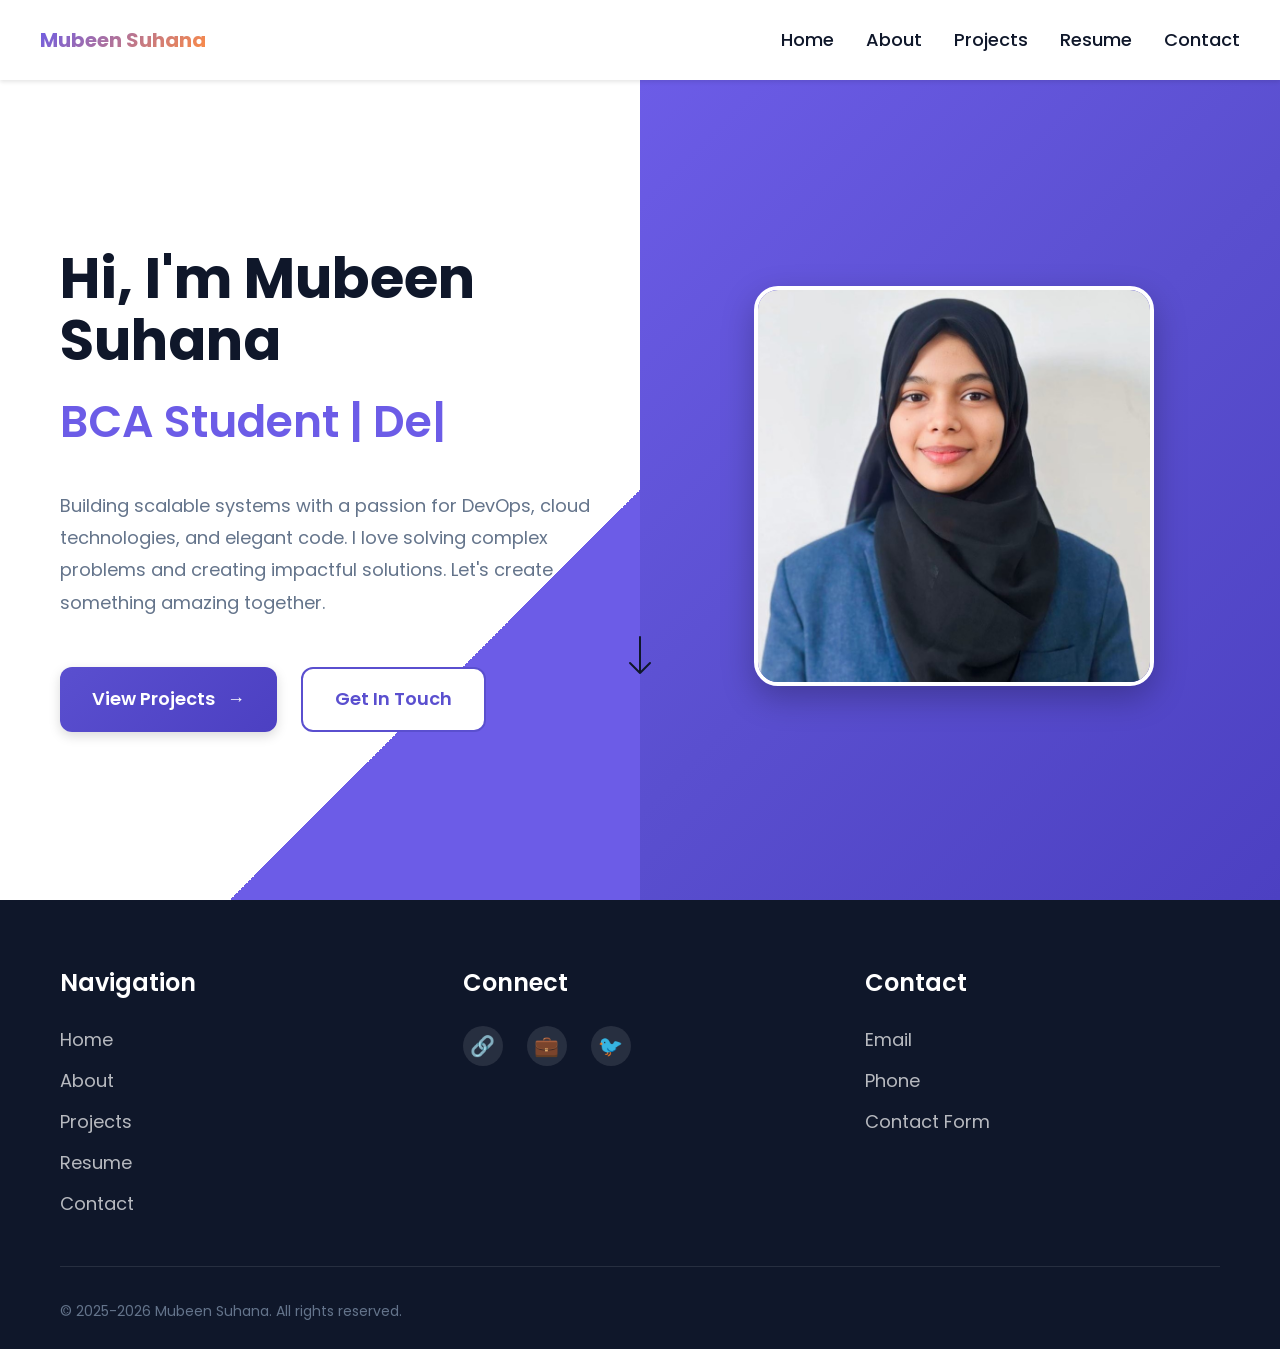
<file: index.html>
<!DOCTYPE html>
<html lang="en">
<head>
    <meta charset="UTF-8">
    <meta http-equiv="X-UA-Compatible" content="IE=edge">
    <meta name="viewport" content="width=device-width, initial-scale=1.0">
    <meta name="description" content="Mubeen Suhana - BCA Student & Aspiring DevOps Engineer. Explore my portfolio, projects, and skills in software development and cloud technologies.">
    <meta name="keywords" content="DevOps, Developer, BCA Student, Cloud Technologies, Web Development">
    <meta name="author" content="Mubeen Suhana">
    <meta name="theme-color" content="#6C5CE7">
    <title>Mubeen Suhana - BCA Student & Aspiring DevOps Engineer</title>
    <link rel="icon" type="image/svg+xml" href="data:image/svg+xml,<svg xmlns='http://www.w3.org/2000/svg' viewBox='0 0 100 100'><text y='75' font-size='75' fill='%236C5CE7'>M</text></svg>">
    <link href="https://fonts.googleapis.com/css2?family=Poppins:wght@300;400;500;600;700&display=swap" rel="stylesheet">
    <link rel="stylesheet" href="assets/css/style.css">
</head>
<body>
    <!-- HEADER / NAVIGATION -->
    <header class="site-header">
        <div class="container">
            <div class="logo">Mubeen Suhana</div>
            <nav class="site-nav" id="site-nav" aria-label="Main navigation">
                <a href="index.html" class="nav-link active">Home</a>
                <a href="about.html" class="nav-link">About</a>
                <a href="projects.html" class="nav-link">Projects</a>
                <a href="resume.html" class="nav-link">Resume</a>
                <a href="contact.html" class="nav-link">Contact</a>
            </nav>
            <div class="hamburger" id="hamburger" aria-label="Toggle navigation" role="button" tabindex="0">
                <span></span>
                <span></span>
                <span></span>
            </div>
        </div>
    </header>

    <!-- HERO SECTION -->
    <section class="landing" id="home">
        <div class="container">
            <div class="landing-content">
                <!-- Left Content -->
                <div class="intro-text">
                    <h1>Hi, I'm Mubeen Suhana</h1>
                    <div class="role-subtitle">
                        <span class="typing">BCA Student | DevOps Enthusiast</span>
                    </div>
                    <p class="summary">
                        Building scalable systems with a passion for DevOps, cloud technologies, and elegant code. 
                        I love solving complex problems and creating impactful solutions. Let's create something amazing together.
                    </p>
                    <div class="cta-buttons">
                        <a href="projects.html" class="btn btn-primary">
                            <span>View Projects</span>
                            <span>→</span>
                        </a>
                        <a href="contact.html" class="btn btn-secondary">
                            <span>Get In Touch</span>
                        </a>
                    </div>
                </div>

                <!-- Right Content - Profile Image -->
                <div class="intro-image-wrapper">
                    <div class="intro-image">
                        <!-- replace `profile.jpg` with your photo in assets/images folder -->
                        <img src="assets/images/profile.jpg" alt="Mubeen Suhana" />
                    </div>
                </div>
            </div>

            <!-- Scroll Indicator -->
            <div class="scroll-indicator">
                <svg width="24" height="40" viewBox="0 0 24 40" fill="none" xmlns="http://www.w3.org/2000/svg">
                    <path d="M12 2V38M12 38L2 28M12 38L22 28" stroke="#0F172A" stroke-width="2" stroke-linecap="round" stroke-linejoin="round"/>
                </svg>
            </div>
        </div>
    </section>

    <!-- FOOTER -->
    <footer class="site-footer">
        <div class="container">
            <div class="footer-content">
                <div class="footer-section">
                    <h4>Navigation</h4>
                    <div class="footer-links">
                        <a href="index.html">Home</a>
                        <a href="about.html">About</a>
                        <a href="projects.html">Projects</a>
                        <a href="resume.html">Resume</a>
                        <a href="contact.html">Contact</a>
                    </div>
                </div>
                <div class="footer-section">
                    <h4>Connect</h4>
                    <div class="social-links">
                        <a href="https://github.com" target="_blank" rel="noopener noreferrer" class="social-link" aria-label="GitHub" title="GitHub">
                            <span>🔗</span>
                        </a>
                        <a href="https://linkedin.com" target="_blank" rel="noopener noreferrer" class="social-link" aria-label="LinkedIn" title="LinkedIn">
                            <span>💼</span>
                        </a>
                        <a href="https://twitter.com" target="_blank" rel="noopener noreferrer" class="social-link" aria-label="Twitter" title="Twitter">
                            <span>🐦</span>
                        </a>
                    </div>
                </div>
                <div class="footer-section">
                    <h4>Contact</h4>
                    <div class="footer-links">
                        <a href="mailto:mubeensuhana10@gmail.com">Email</a>
                        <a href="tel:+919591820021">Phone</a>
                        <a href="contact.html">Contact Form</a>
                    </div>
                </div>
            </div>
            <div class="footer-bottom">
                <p>&copy; 2025-2026 Mubeen Suhana. All rights reserved.</p>
                <div class="back-to-top" id="backToTop" title="Back to Top">↑</div>
            </div>
        </div>
    </footer>

    <script src="assets/js/main.js"></script>
</body>
</html>
</file>
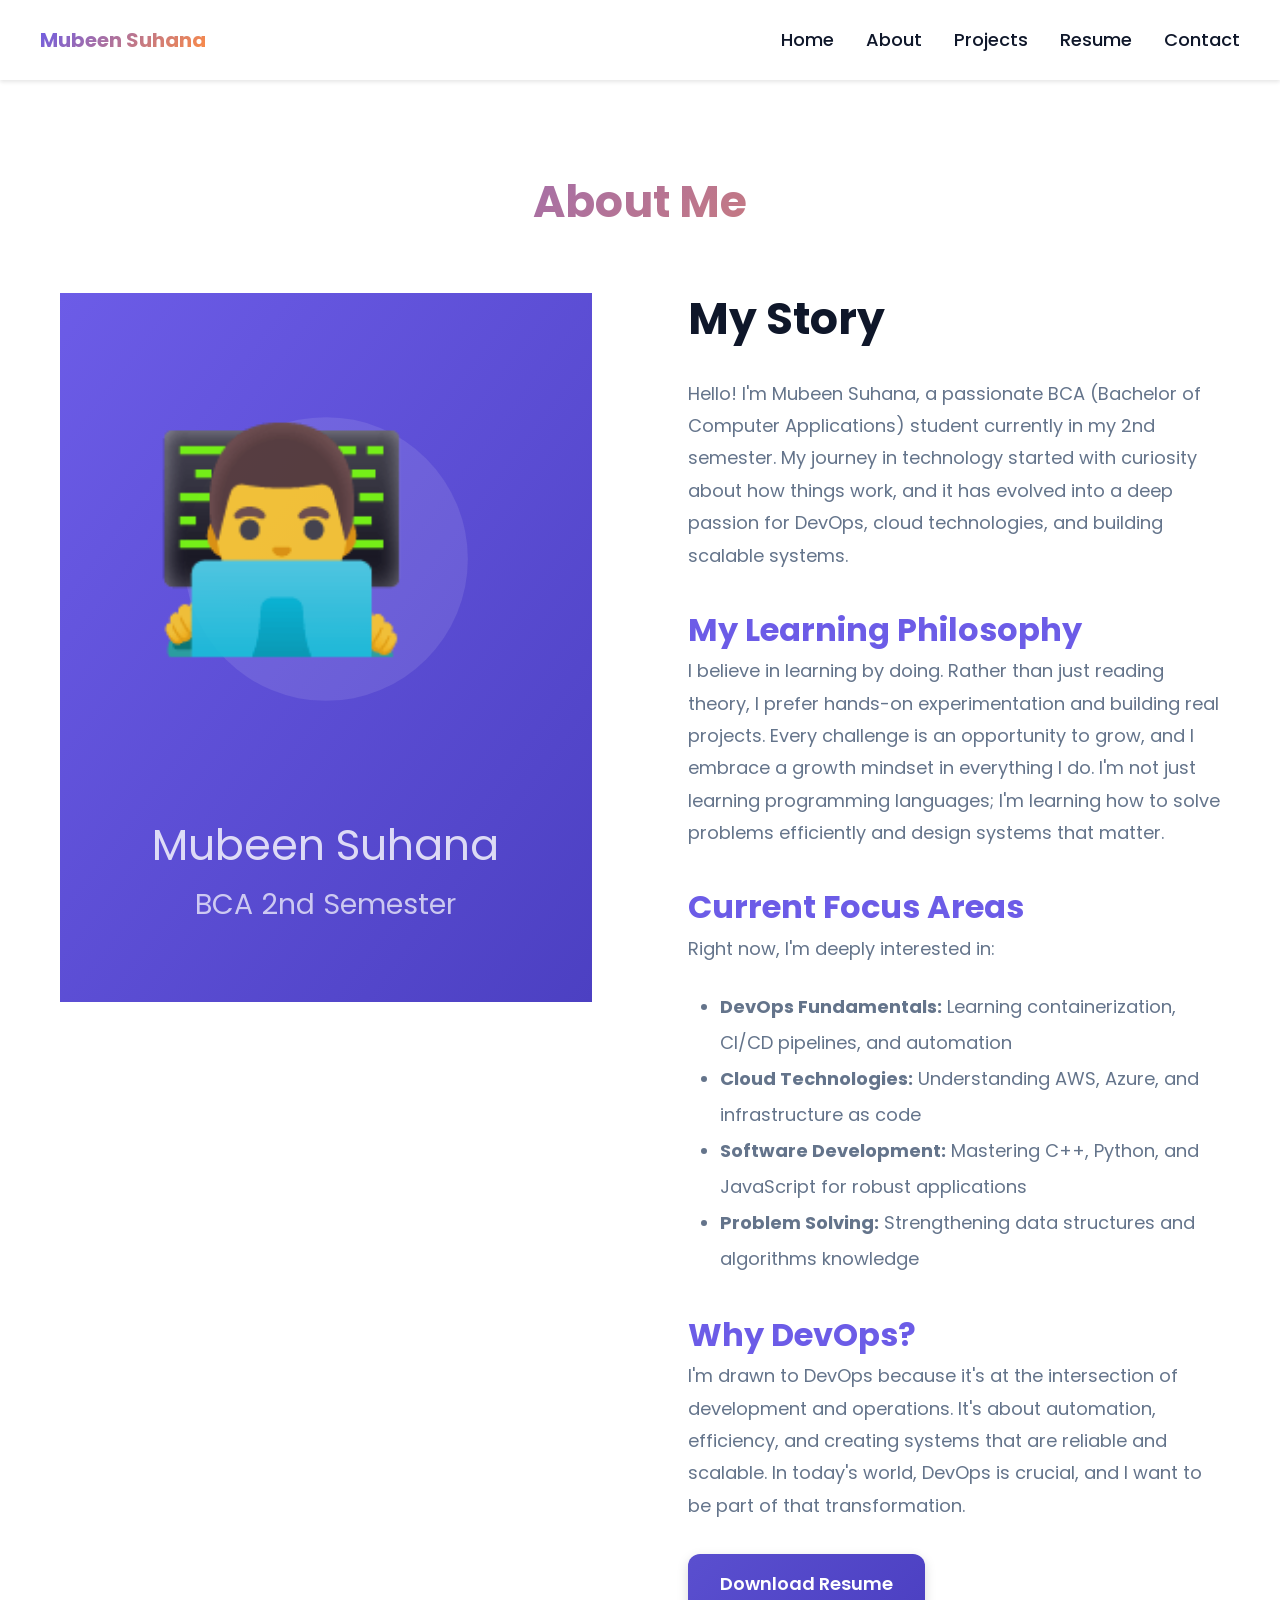
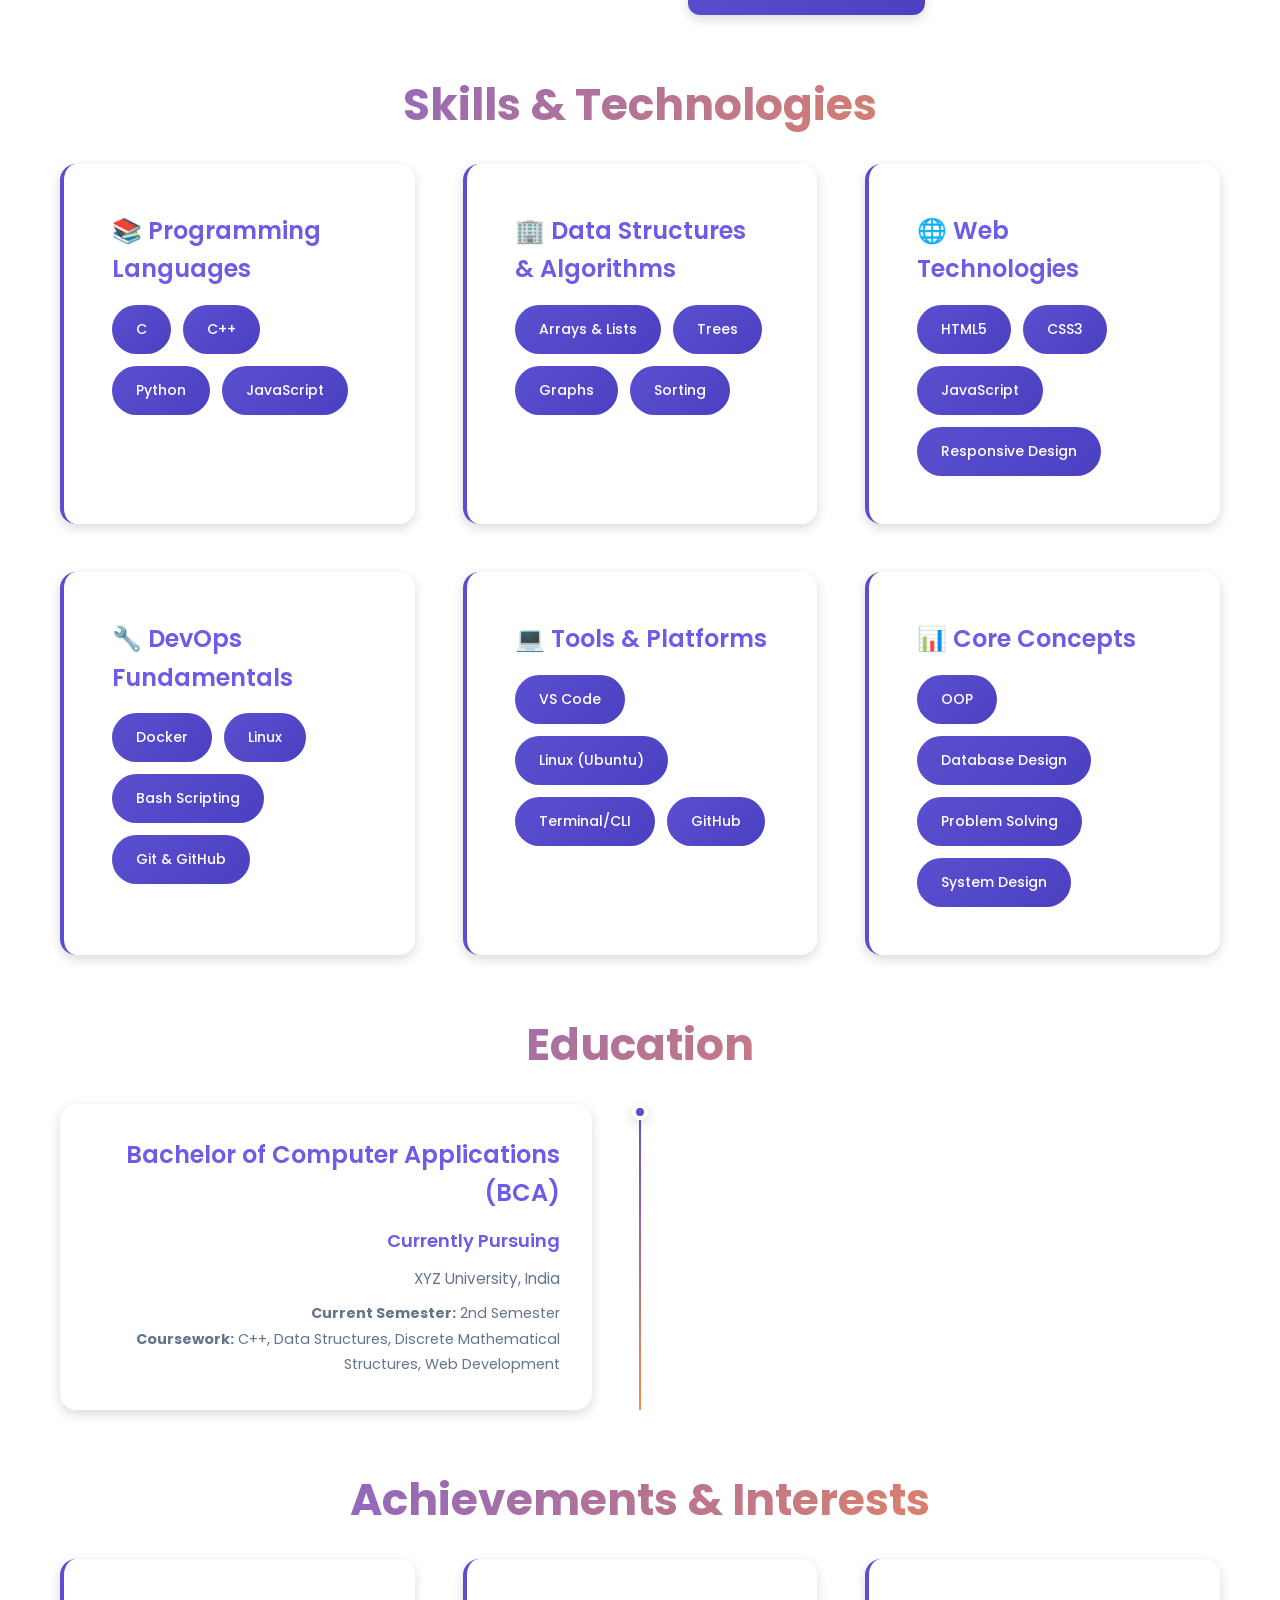
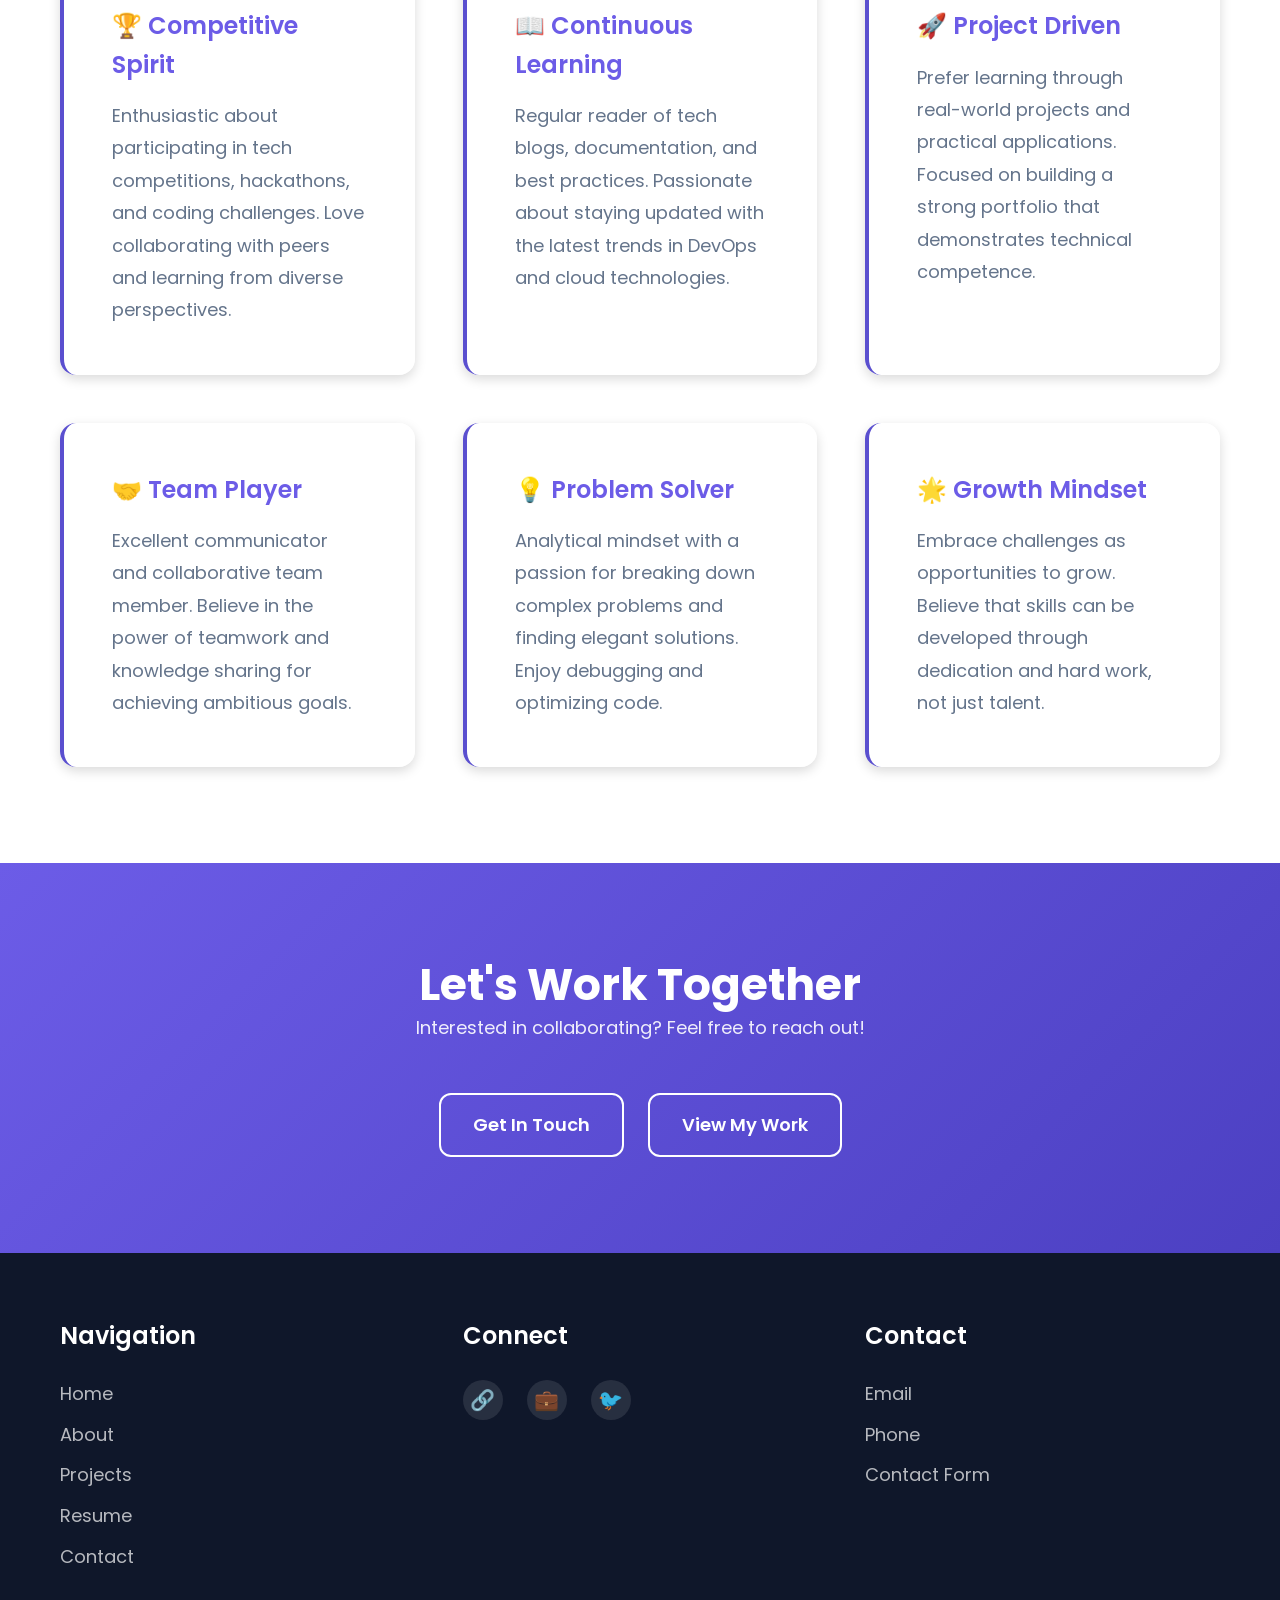
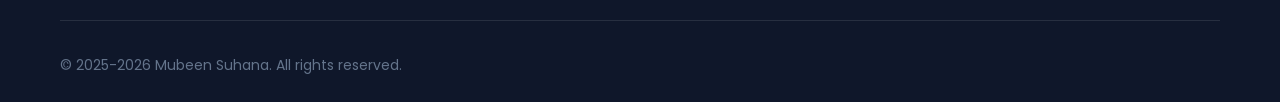
<file: about.html>
<!DOCTYPE html>
<html lang="en">
<head>
    <meta charset="UTF-8">
    <meta http-equiv="X-UA-Compatible" content="IE=edge">
    <meta name="viewport" content="width=device-width, initial-scale=1.0">
    <meta name="description" content="Learn more about Mubeen Suhana - BCA Student, DevOps enthusiast, and aspiring software developer with a passion for building scalable systems.">
    <meta name="keywords" content="About, BCA, DevOps, Developer, Career">
    <title>About - Mubeen Suhana</title>
    <meta name="description" content="Learn more about Mubeen Suhana - BCA Student, DevOps enthusiast, and aspiring software developer with a passion for building scalable systems.">
    <meta name="keywords" content="About, BCA, DevOps, Developer, Career">
    <link rel="icon" type="image/svg+xml" href="data:image/svg+xml,<svg xmlns='http://www.w3.org/2000/svg' viewBox='0 0 100 100'><text y='75' font-size='75' fill='%236C5CE7'>M</text></svg>">
    <link href="https://fonts.googleapis.com/css2?family=Poppins:wght@300;400;500;600;700&display=swap" rel="stylesheet">
    <link rel="stylesheet" href="assets/css/style.css">
</head>
<body>
    <!-- HEADER / NAVIGATION -->
    <header class="site-header">
        <div class="container">
            <div class="logo">Mubeen Suhana</div>
            <nav class="site-nav" id="site-nav" aria-label="Main navigation">
                <a href="index.html" class="nav-link">Home</a>
                <a href="about.html" class="nav-link active">About</a>
                <a href="projects.html" class="nav-link">Projects</a>
                <a href="resume.html" class="nav-link">Resume</a>
                <a href="contact.html" class="nav-link">Contact</a>
            </nav>
            <div class="hamburger" id="hamburger" aria-label="Toggle navigation" role="button" tabindex="0">
                <span></span>
                <span></span>
                <span></span>
            </div>
        </div>
    </header>

    <!-- ABOUT SECTION -->
    <section class="about-section" id="about">
        <div class="container">
            <h2 class="section-title">About Me</h2>
            
            <div class="about-content">
                <!-- Profile Image -->
                <div class="about-image">
                    <svg viewBox="0 0 300 400" xmlns="http://www.w3.org/2000/svg">
                        <defs>
                            <linearGradient id="profileGradient" x1="0%" y1="0%" x2="100%" y2="100%">
                                <stop offset="0%" style="stop-color:#6C5CE7;stop-opacity:1" />
                                <stop offset="100%" style="stop-color:#4C40C2;stop-opacity:1" />
                            </linearGradient>
                        </defs>
                        <rect width="300" height="400" fill="url(#profileGradient)"/>
                        <circle cx="150" cy="150" r="80" fill="rgba(255,255,255,0.1)"/>
                        <g transform="translate(50, 100)">
                            <text x="0" y="80" font-size="120" fill="rgba(255,255,255,0.9)">👨‍💻</text>
                        </g>
                        <text x="150" y="320" text-anchor="middle" font-size="24" fill="rgba(255,255,255,0.8)">Mubeen Suhana</text>
                        <text x="150" y="350" text-anchor="middle" font-size="16" fill="rgba(255,255,255,0.7)">BCA 2nd Semester</text>
                    </svg>
                </div>

                <!-- About Text -->
                <div class="about-text">
                    <h2>My Story</h2>
                    <p>
                        Hello! I'm Mubeen Suhana, a passionate BCA (Bachelor of Computer Applications) student currently 
                        in my 2nd semester. My journey in technology started with curiosity about how things work, and it has 
                        evolved into a deep passion for DevOps, cloud technologies, and building scalable systems.
                    </p>

                    <h3 style="margin-top: 2rem; color: #6C5CE7;">My Learning Philosophy</h3>
                    <p>
                        I believe in learning by doing. Rather than just reading theory, I prefer hands-on experimentation and 
                        building real projects. Every challenge is an opportunity to grow, and I embrace a growth mindset in everything I do. 
                        I'm not just learning programming languages; I'm learning how to solve problems efficiently and design systems 
                        that matter.
                    </p>

                    <h3 style="margin-top: 2rem; color: #6C5CE7;">Current Focus Areas</h3>
                    <p>
                        Right now, I'm deeply interested in:
                    </p>
                    <ul style="margin: 1rem 0 1rem 2rem; color: #64748B; line-height: 2;">
                        <li><strong>DevOps Fundamentals:</strong> Learning containerization, CI/CD pipelines, and automation</li>
                        <li><strong>Cloud Technologies:</strong> Understanding AWS, Azure, and infrastructure as code</li>
                        <li><strong>Software Development:</strong> Mastering C++, Python, and JavaScript for robust applications</li>
                        <li><strong>Problem Solving:</strong> Strengthening data structures and algorithms knowledge</li>
                    </ul>

                    <h3 style="margin-top: 2rem; color: #6C5CE7;">Why DevOps?</h3>
                    <p>
                        I'm drawn to DevOps because it's at the intersection of development and operations. It's about automation, 
                        efficiency, and creating systems that are reliable and scalable. In today's world, DevOps is crucial, and I want 
                        to be part of that transformation.
                    </p>

                    <div style="margin-top: 2rem;">
                        <a href="assets/files/Mubeen_Resume.pdf" class="btn btn-primary">Download Resume</a>
                    </div>
                </div>
            </div>

            <!-- SKILLS SECTION -->
            <div style="margin-top: 4rem;">
                <h2 style="text-align: center; margin-bottom: 2rem; background: linear-gradient(135deg, #6C5CE7, #FF8C42); -webkit-background-clip: text; -webkit-text-fill-color: transparent; background-clip: text;">Skills & Technologies</h2>
                
                <div class="skills-grid">
                    <div class="skill-card">
                        <h4>📚 Programming Languages</h4>
                        <p>
                            <span class="skill-badge">C</span>
                            <span class="skill-badge">C++</span>
                            <span class="skill-badge">Python</span>
                            <span class="skill-badge">JavaScript</span>
                        </p>
                    </div>

                    <div class="skill-card">
                        <h4>🏢 Data Structures & Algorithms</h4>
                        <p>
                            <span class="skill-badge">Arrays & Lists</span>
                            <span class="skill-badge">Trees</span>
                            <span class="skill-badge">Graphs</span>
                            <span class="skill-badge">Sorting</span>
                        </p>
                    </div>

                    <div class="skill-card">
                        <h4>🌐 Web Technologies</h4>
                        <p>
                            <span class="skill-badge">HTML5</span>
                            <span class="skill-badge">CSS3</span>
                            <span class="skill-badge">JavaScript</span>
                            <span class="skill-badge">Responsive Design</span>
                        </p>
                    </div>

                    <div class="skill-card">
                        <h4>🔧 DevOps Fundamentals</h4>
                        <p>
                            <span class="skill-badge">Docker</span>
                            <span class="skill-badge">Linux</span>
                            <span class="skill-badge">Bash Scripting</span>
                            <span class="skill-badge">Git & GitHub</span>
                        </p>
                    </div>

                    <div class="skill-card">
                        <h4>💻 Tools & Platforms</h4>
                        <p>
                            <span class="skill-badge">VS Code</span>
                            <span class="skill-badge">Linux (Ubuntu)</span>
                            <span class="skill-badge">Terminal/CLI</span>
                            <span class="skill-badge">GitHub</span>
                        </p>
                    </div>

                    <div class="skill-card">
                        <h4>📊 Core Concepts</h4>
                        <p>
                            <span class="skill-badge">OOP</span>
                            <span class="skill-badge">Database Design</span>
                            <span class="skill-badge">Problem Solving</span>
                            <span class="skill-badge">System Design</span>
                        </p>
                    </div>
                </div>
            </div>

            <!-- EDUCATION SECTION -->
            <div style="margin-top: 4rem;">
                <h2 style="text-align: center; margin-bottom: 2rem; background: linear-gradient(135deg, #6C5CE7, #FF8C42); -webkit-background-clip: text; -webkit-text-fill-color: transparent; background-clip: text;">Education</h2>
                
                <div class="timeline">
                    <div class="timeline-item">
                        <div class="timeline-dot"></div>
                        <div class="timeline-content">
                            <h4>Bachelor of Computer Applications (BCA)</h4>
                            <p style="color: #6C5CE7; font-weight: 600; margin-bottom: 0.5rem;">Currently Pursuing</p>
                            <p style="margin-bottom: 0.5rem; font-size: 0.95rem;">XYZ University, India</p>
                            <p style="font-size: 0.9rem; margin: 0;">
                                <strong>Current Semester:</strong> 2nd Semester<br>
                                <strong>Coursework:</strong> C++, Data Structures, Discrete Mathematical Structures, Web Development
                            </p>
                        </div>
                    </div>
                </div>
            </div>

            <!-- ACHIEVEMENT SECTION -->
            <div style="margin-top: 4rem;">
                <h2 style="text-align: center; margin-bottom: 2rem; background: linear-gradient(135deg, #6C5CE7, #FF8C42); -webkit-background-clip: text; -webkit-text-fill-color: transparent; background-clip: text;">Achievements & Interests</h2>
                
                <div class="skills-grid">
                    <div class="skill-card">
                        <h4>🏆 Competitive Spirit</h4>
                        <p style="margin: 0;">
                            Enthusiastic about participating in tech competitions, hackathons, and coding challenges. 
                            Love collaborating with peers and learning from diverse perspectives.
                        </p>
                    </div>

                    <div class="skill-card">
                        <h4>📖 Continuous Learning</h4>
                        <p style="margin: 0;">
                            Regular reader of tech blogs, documentation, and best practices. Passionate about staying 
                            updated with the latest trends in DevOps and cloud technologies.
                        </p>
                    </div>

                    <div class="skill-card">
                        <h4>🚀 Project Driven</h4>
                        <p style="margin: 0;">
                            Prefer learning through real-world projects and practical applications. Focused on building 
                            a strong portfolio that demonstrates technical competence.
                        </p>
                    </div>

                    <div class="skill-card">
                        <h4>🤝 Team Player</h4>
                        <p style="margin: 0;">
                            Excellent communicator and collaborative team member. Believe in the power of teamwork and 
                            knowledge sharing for achieving ambitious goals.
                        </p>
                    </div>

                    <div class="skill-card">
                        <h4>💡 Problem Solver</h4>
                        <p style="margin: 0;">
                            Analytical mindset with a passion for breaking down complex problems and finding elegant 
                            solutions. Enjoy debugging and optimizing code.
                        </p>
                    </div>

                    <div class="skill-card">
                        <h4>🌟 Growth Mindset</h4>
                        <p style="margin: 0;">
                            Embrace challenges as opportunities to grow. Believe that skills can be developed through 
                            dedication and hard work, not just talent.
                        </p>
                    </div>
                </div>
            </div>
        </div>
    </section>

    <!-- CTA SECTION -->
    <section class="cta-section">
        <div class="container">
            <h2>Let's Work Together</h2>
            <p style="font-size: 1.125rem;">Interested in collaborating? Feel free to reach out!</p>
            <div class="cta-buttons-group">
                <a href="contact.html" class="btn btn-outline">Get In Touch</a>
                <a href="projects.html" class="btn btn-outline">View My Work</a>
            </div>
        </div>
    </section>

    <!-- FOOTER -->
    <footer class="site-footer">
        <div class="container">
            <div class="footer-content">
                <div class="footer-section">
                    <h4>Navigation</h4>
                    <div class="footer-links">
                        <a href="index.html">Home</a>
                        <a href="about.html">About</a>
                        <a href="projects.html">Projects</a>
                        <a href="resume.html">Resume</a>
                        <a href="contact.html">Contact</a>
                    </div>
                </div>
                <div class="footer-section">
                    <h4>Connect</h4>
                    <div class="social-links">
                        <a href="https://github.com" target="_blank" rel="noopener noreferrer" class="social-link" aria-label="GitHub">🔗</a>
                        <a href="https://linkedin.com" target="_blank" rel="noopener noreferrer" class="social-link" aria-label="LinkedIn">💼</a>
                        <a href="https://twitter.com" target="_blank" rel="noopener noreferrer" class="social-link" aria-label="Twitter">🐦</a>
                    </div>
                </div>
                <div class="footer-section">
                    <h4>Contact</h4>
                    <div class="footer-links">
                        <a href="mailto:mubeensuhana10@gmail.com">Email</a>
                        <a href="tel:+919591820021">Phone</a>
                        <a href="contact.html">Contact Form</a>
                    </div>
                </div>
            </div>
            <div class="footer-bottom">
                <p>&copy; 2025-2026 Mubeen Suhana. All rights reserved.</p>
                <div class="back-to-top" id="backToTop">↑</div>
            </div>
        </div>
    </footer>

    <script src="assets/js/main.js"></script>
</body>
</html>
</file>
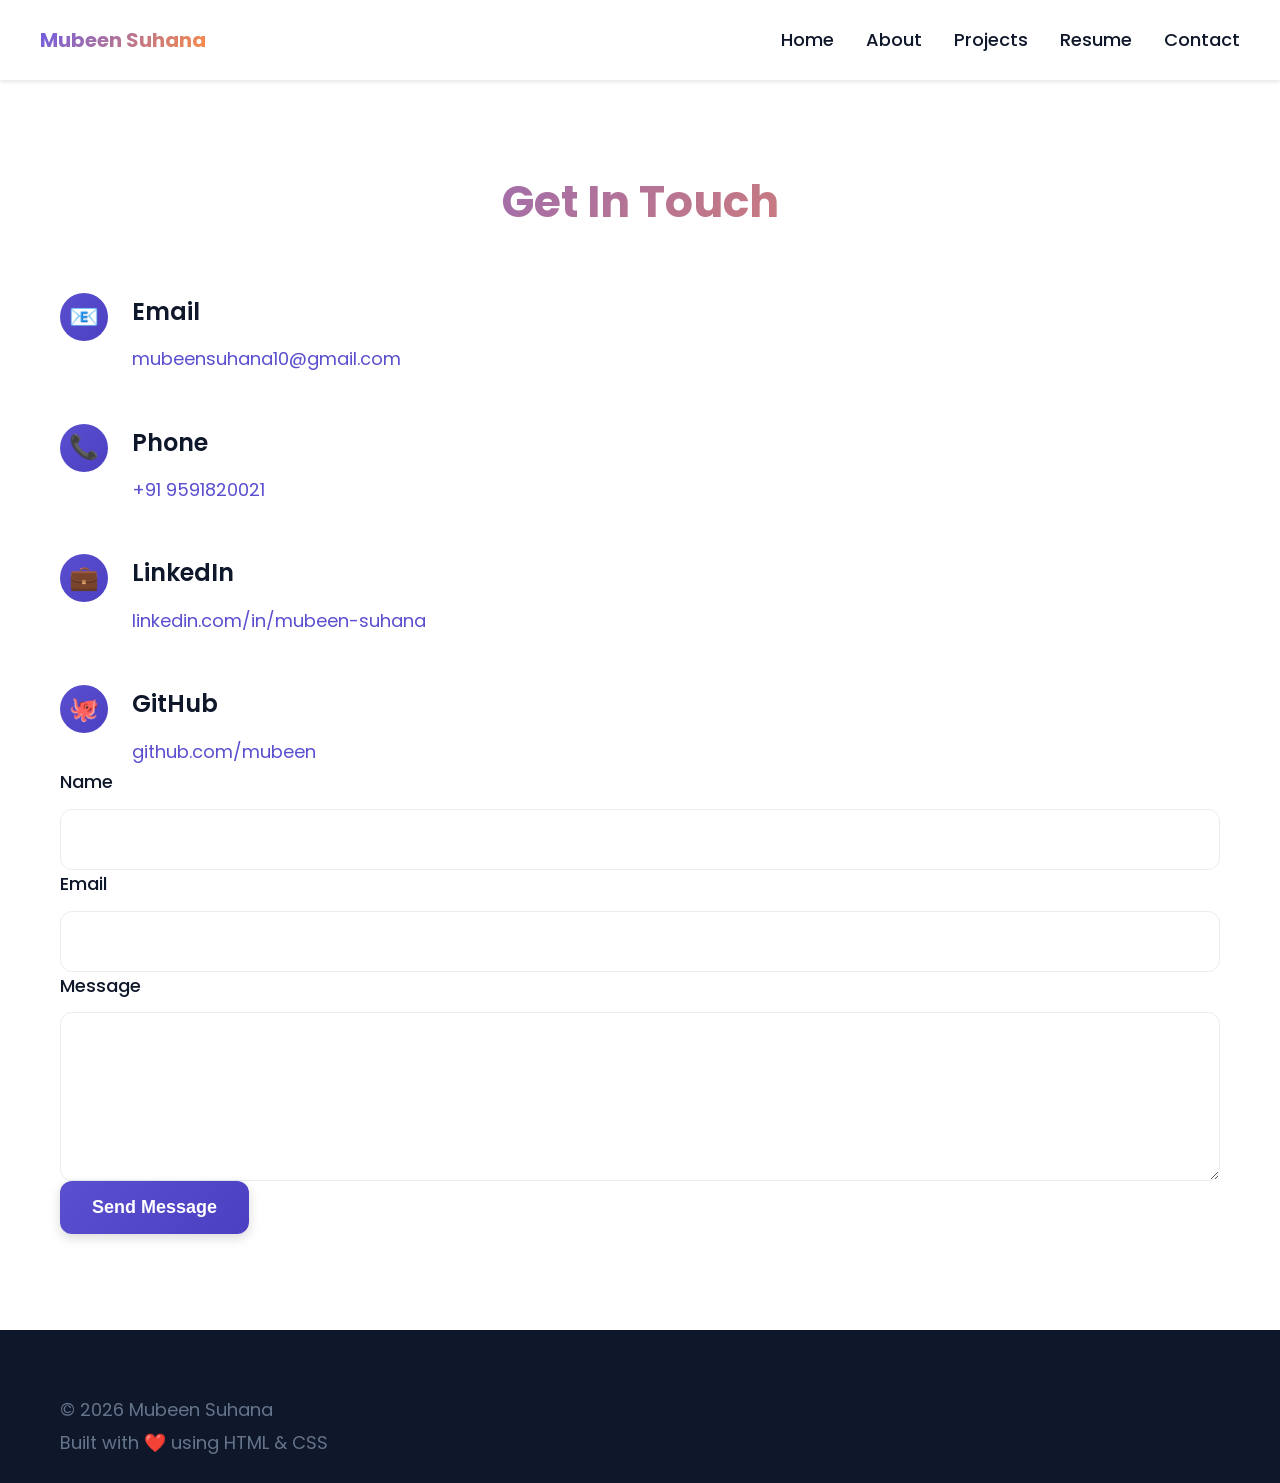
<file: contact.html>
<!DOCTYPE html>
<html lang="en">
<head>
    <meta charset="UTF-8">
    <meta http-equiv="X-UA-Compatible" content="IE=edge">
    <meta name="viewport" content="width=device-width, initial-scale=1.0">
    <title>Contact - Mubeen Suhana</title>
    <meta name="description" content="Get in touch with Mubeen Suhana for internship, collaboration or questions.">
    <meta name="keywords" content="Contact, Email, Phone, DevOps, Internship">
    <link rel="icon" type="image/svg+xml" href="data:image/svg+xml,<svg xmlns='http://www.w3.org/2000/svg' viewBox='0 0 100 100'><text y='75' font-size='75' fill='%236C5CE7'>M</text></svg>">
    <link href="https://fonts.googleapis.com/css2?family=Poppins:wght@300;400;600&display=swap" rel="stylesheet">
    <link rel="stylesheet" href="assets/css/style.css">
</head>
<body>
    <header class="site-header">
        <div class="container">
            <div class="logo">Mubeen Suhana</div>
            <nav class="site-nav" id="site-nav" aria-label="Main navigation">
                <a href="index.html" class="nav-link">Home</a>
                <a href="about.html" class="nav-link">About</a>
                <a href="projects.html" class="nav-link">Projects</a>
                <a href="resume.html" class="nav-link">Resume</a>
                <a href="contact.html" class="nav-link active">Contact</a>
            </nav>
            <div class="hamburger" id="hamburger" aria-label="Toggle navigation" role="button" tabindex="0">
                <span></span><span></span><span></span>
            </div>
        </div>
    </header>

    <section class="contact-section fade-in" id="contact">
        <div class="container">
            <h2 class="section-title">Get In Touch</h2>
            <div class="contact-content">
                <div class="contact-info">
                    <div class="contact-item">
                        <div class="contact-icon">📧</div>
                        <div class="contact-details">
                            <h4>Email</h4>
                            <p><a href="mailto:mubeensuhana10@gmail.com">mubeensuhana10@gmail.com</a></p>
                        </div>
                    </div>
                    <div class="contact-item">
                        <div class="contact-icon">📞</div>
                        <div class="contact-details">
                            <h4>Phone</h4>
                            <p><a href="tel:+919591820021">+91 9591820021</a></p>
                        </div>
                    </div>
                    <div class="contact-item">
                        <div class="contact-icon">💼</div>
                        <div class="contact-details">
                            <h4>LinkedIn</h4>
                            <p><a href="#" target="_blank" rel="noopener noreferrer">linkedin.com/in/mubeen-suhana</a></p>
                        </div>
                    </div>
                    <div class="contact-item">
                        <div class="contact-icon">🐙</div>
                        <div class="contact-details">
                            <h4>GitHub</h4>
                            <p><a href="#" target="_blank" rel="noopener noreferrer">github.com/mubeen</a></p>
                        </div>
                    </div>
                </div>
                <div class="contact-form">
                    <form id="contactForm" novalidate>
                        <div class="form-group">
                            <label for="name">Name</label>
                            <input type="text" id="name" name="name" required aria-required="true" aria-label="Your name">
                        </div>
                        <div class="form-group">
                            <label for="email">Email</label>
                            <input type="email" id="email" name="email" required aria-required="true" aria-label="Your email address">
                        </div>
                        <div class="form-group">
                            <label for="message">Message</label>
                            <textarea id="message" name="message" rows="5" required aria-required="true" aria-label="Your message"></textarea>
                        </div>
                        <button type="submit" class="btn btn-primary">Send Message</button>
                        <p id="formSuccess" style="display:none; color:#2ECC71; margin-top:1rem; font-weight:600;">Thank you! Your message has been sent.</p>
                    </form>
                </div>
            </div>
        </div>
    </section>

    <footer class="site-footer">
        <div class="container">
            <p>© 2026 Mubeen Suhana</p>
            <p>Built with ❤️ using HTML &amp; CSS</p>
        </div>
    </footer>
    <script src="assets/js/main.js"></script>
</body>
</html>
</file>
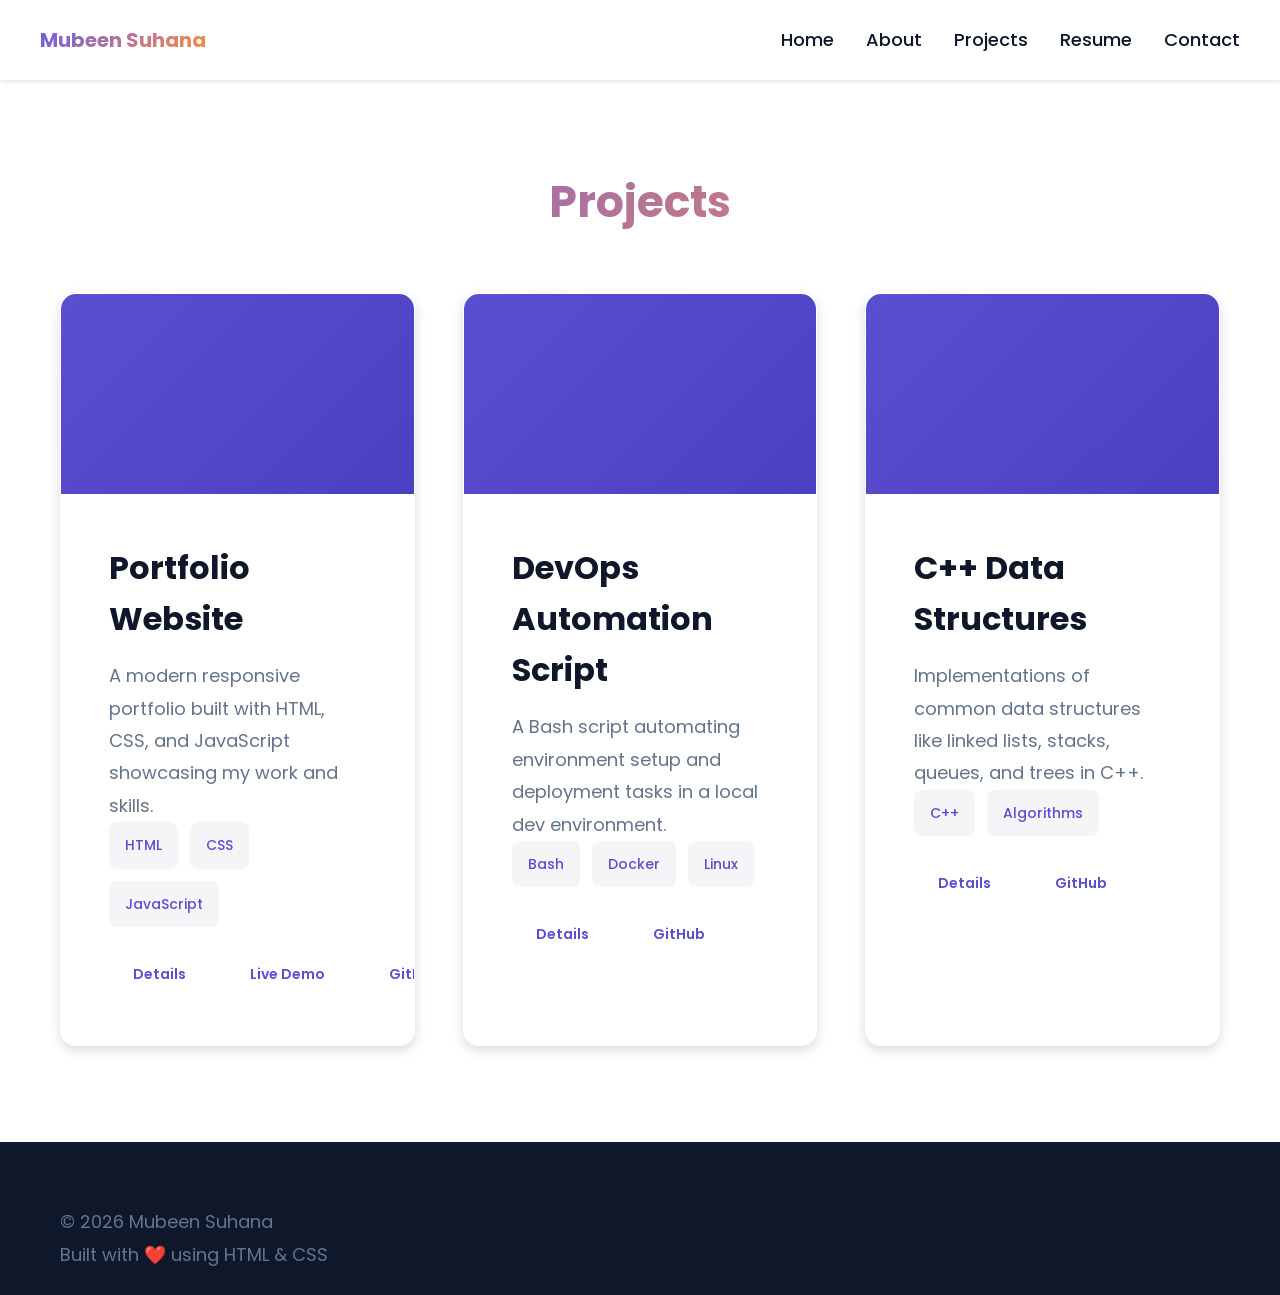
<file: projects.html>
<!DOCTYPE html>
<html lang="en">
<head>
    <meta charset="UTF-8">
    <meta http-equiv="X-UA-Compatible" content="IE=edge">
    <meta name="viewport" content="width=device-width, initial-scale=1.0">
    <title>Projects - Mubeen Suhana</title>
    <meta name="description" content="Explore projects by Mubeen Suhana including DevOps scripts, web applications, and C++ implementations.">
    <meta name="keywords" content="Projects, Portfolio, DevOps, C++, Web Development">
    <link rel="icon" type="image/svg+xml" href="data:image/svg+xml,<svg xmlns='http://www.w3.org/2000/svg' viewBox='0 0 100 100'><text y='75' font-size='75' fill='%236C5CE7'>M</text></svg>">
    <link href="https://fonts.googleapis.com/css2?family=Poppins:wght@300;400;600&display=swap" rel="stylesheet">
    <link rel="stylesheet" href="assets/css/style.css">
</head>
<body>
    <header class="site-header">
        <div class="container">
            <div class="logo">Mubeen Suhana</div>
            <nav class="site-nav" id="site-nav" aria-label="Main navigation">
                <a href="index.html" class="nav-link">Home</a>
                <a href="about.html" class="nav-link">About</a>
                <a href="projects.html" class="nav-link active">Projects</a>
                <a href="resume.html" class="nav-link">Resume</a>
                <a href="contact.html" class="nav-link">Contact</a>
            </nav>
            <div class="hamburger" id="hamburger" aria-label="Toggle navigation" role="button" tabindex="0">
                <span></span><span></span><span></span>
            </div>
        </div>
    </header>

    <section class="projects-section fade-in" id="projects">
        <div class="container">
            <h2 class="section-title">Projects</h2>
            <div class="projects-grid">
                <!-- Portfolio Website -->
                <div class="project-card" data-project="portfolio">
                    <div class="project-image"><!-- placeholder graphic or icon --></div>
                    <div class="project-content">
                        <h3>Portfolio Website</h3>
                        <p>A modern responsive portfolio built with HTML, CSS, and JavaScript showcasing my work and skills.</p>
                        <div class="tech-stack">
                            <span class="tech-tag">HTML</span>
                            <span class="tech-tag">CSS</span>
                            <span class="tech-tag">JavaScript</span>
                        </div>
                        <div class="project-links">
                            <a href="index.html" target="_blank" class="btn btn-sm" data-modal-trigger="portfolio">Details</a>
                            <a href="#" target="_blank" class="btn btn-sm">Live Demo</a>
                            <a href="#" target="_blank" class="btn btn-sm">GitHub</a>
                        </div>
                    </div>
                </div>
                <!-- Mini DevOps Automation Script -->
                <div class="project-card" data-project="devops-script">
                    <div class="project-image"><!-- placeholder icon --></div>
                    <div class="project-content">
                        <h3>DevOps Automation Script</h3>
                        <p>A Bash script automating environment setup and deployment tasks in a local dev environment.</p>
                        <div class="tech-stack">
                            <span class="tech-tag">Bash</span>
                            <span class="tech-tag">Docker</span>
                            <span class="tech-tag">Linux</span>
                        </div>
                        <div class="project-links">
                            <a href="#" target="_blank" class="btn btn-sm" data-modal-trigger="devops-script">Details</a>
                            <a href="#" target="_blank" class="btn btn-sm">GitHub</a>
                        </div>
                    </div>
                </div>
                <!-- Data Structures C++ -->
                <div class="project-card" data-project="data-structures">
                    <div class="project-image"><!-- placeholder icon --></div>
                    <div class="project-content">
                        <h3>C++ Data Structures</h3>
                        <p>Implementations of common data structures like linked lists, stacks, queues, and trees in C++.</p>
                        <div class="tech-stack">
                            <span class="tech-tag">C++</span>
                            <span class="tech-tag">Algorithms</span>
                        </div>
                        <div class="project-links">
                            <a href="#" target="_blank" class="btn btn-sm" data-modal-trigger="data-structures">Details</a>
                            <a href="#" target="_blank" class="btn btn-sm">GitHub</a>
                        </div>
                    </div>
                </div>
            </div>
        </div>
    </section>

    <!-- Project Detail Modals -->
    <div class="modal" id="modal-portfolio">
        <div class="modal-content">
            <button class="modal-close" data-modal-close>&times;</button>
            <h3>Portfolio Website</h3>
            <p>This is a responsive portfolio website built using semantic HTML, CSS Grid, and vanilla JavaScript. It showcases my skills, projects, and contact information. Features include smooth scrolling, theme switcher, and mobile-first design.</p>
            <ul>
                <li>Responsive layout with 12-column grid</li>
                <li>Dark/light mode toggle</li>
                <li>CSS animations and scroll reveal</li>
            </ul>
        </div>
    </div>
    <div class="modal" id="modal-devops-script">
        <div class="modal-content">
            <button class="modal-close" data-modal-close>&times;</button>
            <h3>DevOps Automation Script</h3>
            <p>A bash script designed to automate project environment setup including installing dependencies, building Docker containers, and running tests. Useful for standardizing a development workflow.</p>
            <ul>
                <li>Uses Docker Compose for multi-container setup</li>
                <li>Includes simple logging and error handling</li>
                <li>Can be extended for CI/CD pipelines</li>
            </ul>
        </div>
    </div>
    <div class="modal" id="modal-data-structures">
        <div class="modal-content">
            <button class="modal-close" data-modal-close>&times;</button>
            <h3>C++ Data Structures</h3>
            <p>A collection of C++ implementations demonstrating linked lists, binary trees, stacks, queues, and more. Each module includes example usage and tests.</p>
            <ul>
                <li>Template-based classes for flexibility</li>
                <li>Unit tests using Google Test</li>
                <li>Documentation included</li>
            </ul>
        </div>
    </div>

    <footer class="site-footer">
        <div class="container">
            <p>© 2026 Mubeen Suhana</p>
            <p>Built with ❤️ using HTML &amp; CSS</p>
        </div>
    </footer>
    <script src="assets/js/main.js"></script>
</body>
</html>
</file>
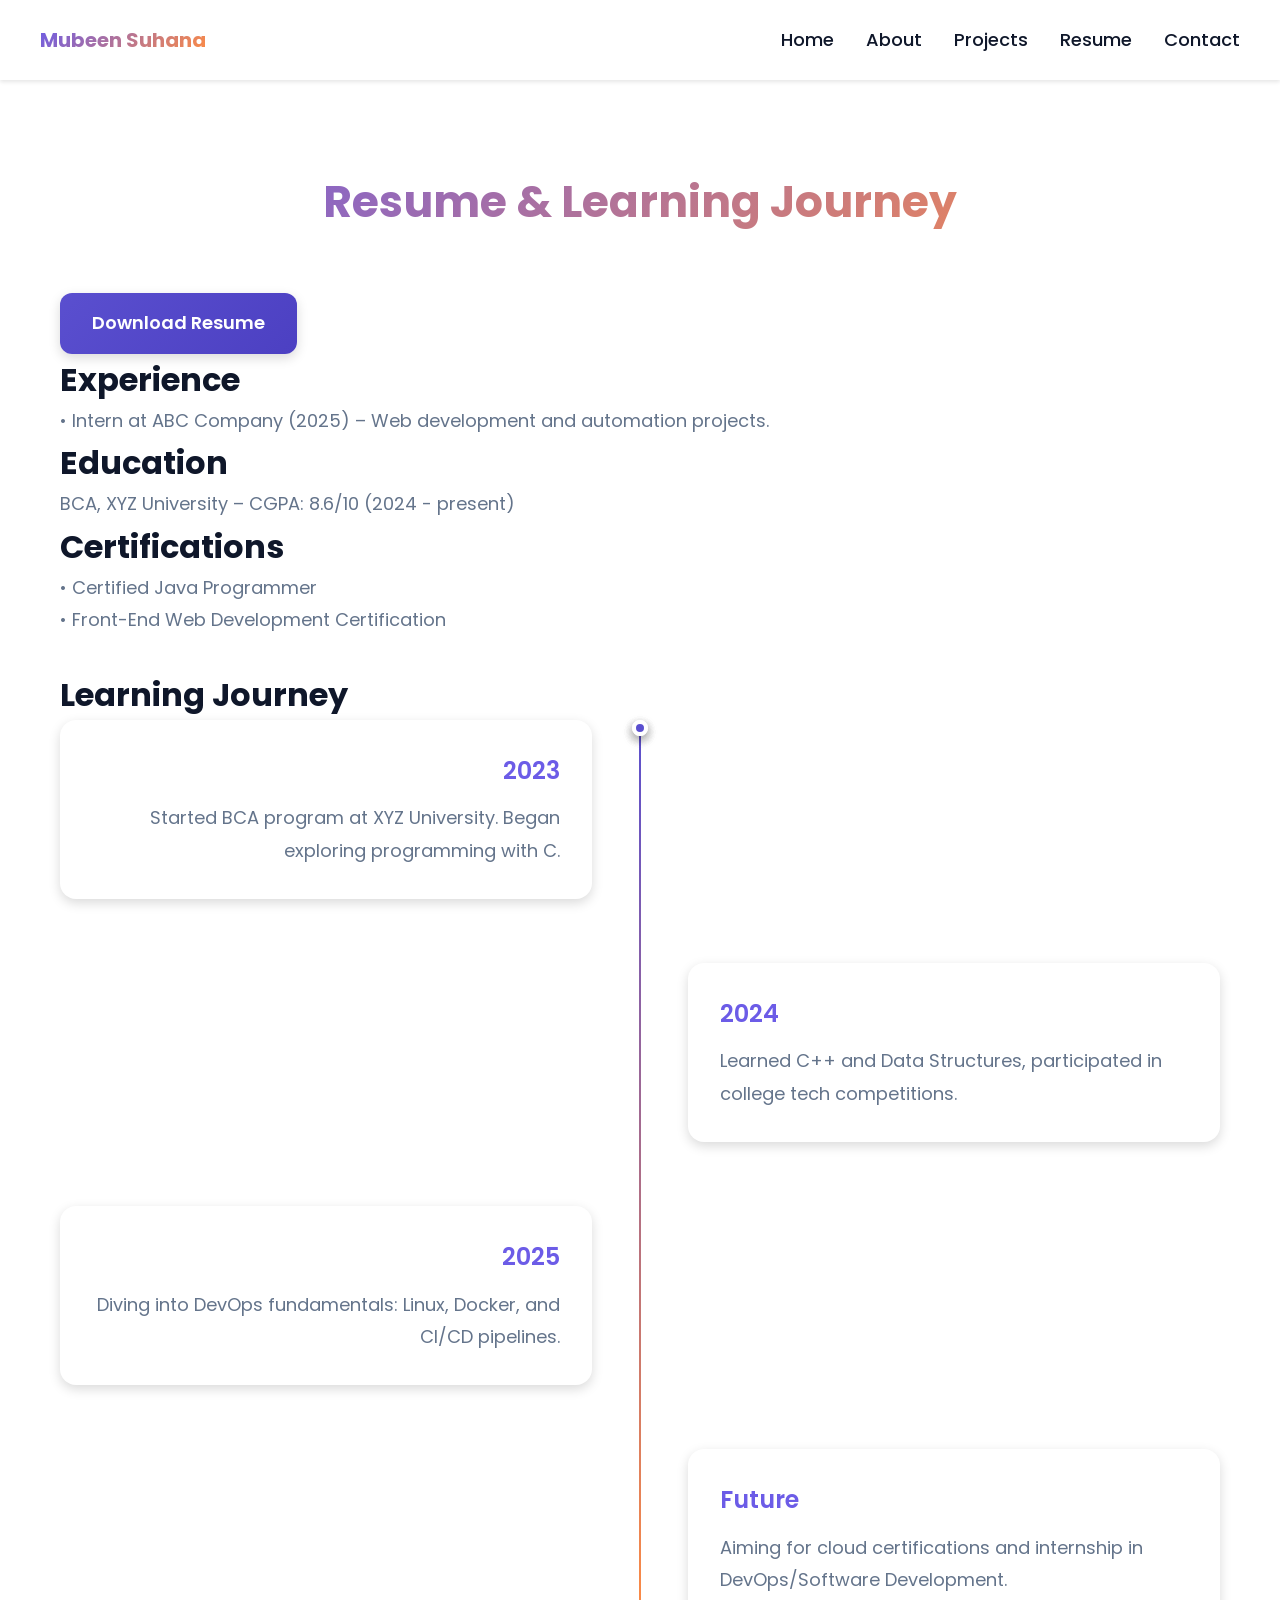
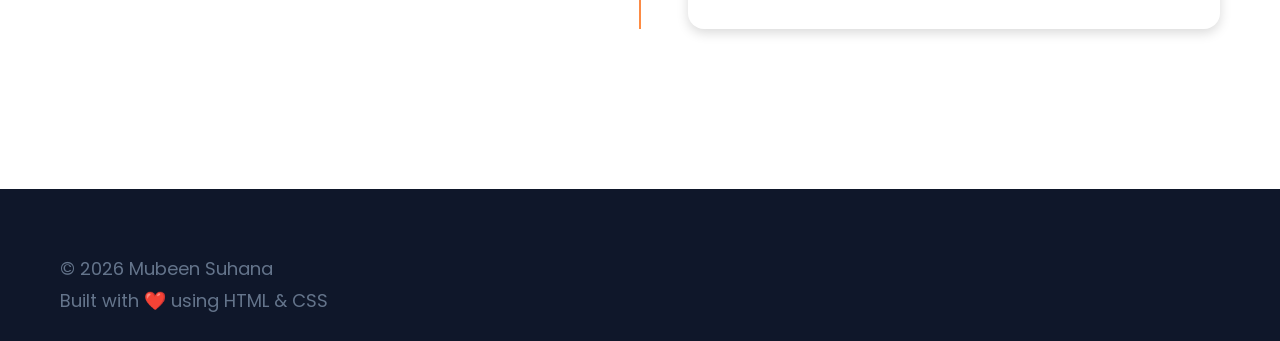
<file: resume.html>
<!DOCTYPE html>
<html lang="en">
<head>
    <meta charset="UTF-8">
    <meta http-equiv="X-UA-Compatible" content="IE=edge">
    <meta name="viewport" content="width=device-width, initial-scale=1.0">
    <title>Resume - Mubeen Suhana</title>
    <meta name="description" content="Resume and learning journey of Mubeen Suhana, BCA student focused on DevOps and software development.">
    <meta name="keywords" content="Resume, CV, BCA, DevOps, Education">
    <link rel="icon" type="image/svg+xml" href="data:image/svg+xml,<svg xmlns='http://www.w3.org/2000/svg' viewBox='0 0 100 100'><text y='75' font-size='75' fill='%236C5CE7'>M</text></svg>">
    <link href="https://fonts.googleapis.com/css2?family=Poppins:wght@300;400;600&display=swap" rel="stylesheet">
    <link rel="stylesheet" href="assets/css/style.css">
</head>
<body>
    <header class="site-header">
        <div class="container">
            <div class="logo">Mubeen Suhana</div>
            <nav class="site-nav" id="site-nav" aria-label="Main navigation">
                <a href="index.html" class="nav-link">Home</a>
                <a href="about.html" class="nav-link">About</a>
                <a href="projects.html" class="nav-link">Projects</a>
                <a href="resume.html" class="nav-link active">Resume</a>
                <a href="contact.html" class="nav-link">Contact</a>
            </nav>
            <div class="hamburger" id="hamburger" aria-label="Toggle navigation" role="button" tabindex="0">
                <span></span><span></span><span></span>
            </div>
        </div>
    </header>

    <section class="resume-section fade-in" id="resume">
        <div class="container">
            <h2 class="section-title">Resume & Learning Journey</h2>
            <a href="assets/files/MubeenSuhana_Resume.pdf" class="btn btn-primary" download>Download Resume</a>

            <div class="resume-content">
                <h3>Experience</h3>
                <p>• Intern at ABC Company (2025) – Web development and automation projects.</p>
                
                <h3>Education</h3>
                <p>BCA, XYZ University – CGPA: 8.6/10 (2024 - present)</p>
                
                <h3>Certifications</h3>
                <p>• Certified Java Programmer<br>• Front-End Web Development Certification</p>

                <h3 style="margin-top:2rem;">Learning Journey</h3>
                <ul class="timeline">
                    <li class="timeline-item">
                        <div class="timeline-dot"></div>
                        <div class="timeline-content">
                            <h4>2023</h4>
                            <p>Started BCA program at XYZ University. Began exploring programming with C.</p>
                        </div>
                    </li>
                    <li class="timeline-item">
                        <div class="timeline-dot"></div>
                        <div class="timeline-content">
                            <h4>2024</h4>
                            <p>Learned C++ and Data Structures, participated in college tech competitions.</p>
                        </div>
                    </li>
                    <li class="timeline-item">
                        <div class="timeline-dot"></div>
                        <div class="timeline-content">
                            <h4>2025</h4>
                            <p>Diving into DevOps fundamentals: Linux, Docker, and CI/CD pipelines.</p>
                        </div>
                    </li>
                    <li class="timeline-item">
                        <div class="timeline-dot"></div>
                        <div class="timeline-content">
                            <h4>Future</h4>
                            <p>Aiming for cloud certifications and internship in DevOps/Software Development.</p>
                        </div>
                    </li>
                </ul>
            </div>
        </div>
    </section>

    <footer class="site-footer">
        <div class="container">
            <p>© 2026 Mubeen Suhana</p>
            <p>Built with ❤️ using HTML &amp; CSS</p>
        </div>
    </footer>
    <script src="assets/js/main.js"></script>
</body>
</html>
</file>
<file: assets/css/style.css>
/* ==========================================
   PREMIUM DEVELOPER PORTFOLIO - DESIGN SYSTEM
   ========================================== */

/* CSS VARIABLES - DESIGN TOKENS */
:root {
    /* Primary Colors */
    --color-primary-dark: #6C5CE7;
    --color-primary: #5A4FCF;
    --color-primary-light: #4C40C2;
    
    /* Accent Colors */
    --color-accent-orange: #FF8C42;
    --color-accent-yellow: #FFC947;
    --color-accent-pink: #F8A5C2;
    
    /* Neutrals */
    --color-white: #FFFFFF;
    --color-light: #F5F5F7;
    --color-light-gray: #E9ECEF;
    --color-dark-text: #0F172A;
    --color-secondary-text: #64748B;
    
    /* Typography */
    --font-primary: 'Poppins', sans-serif;
    --font-size-h1: 3.5rem;
    --font-size-h2: 2.75rem;
    --font-size-h3: 2rem;
    --font-size-h4: 1.5rem;
    --font-size-body: 1.125rem;
    --font-size-small: 0.875rem;
    --font-weight-regular: 400;
    --font-weight-medium: 500;
    --font-weight-semibold: 600;
    --font-weight-bold: 700;
    
    /* Spacing Scale */
    --space-xs: 0.5rem;
    --space-sm: 0.75rem;
    --space-md: 1rem;
    --space-lg: 1.5rem;
    --space-xl: 2rem;
    --space-2xl: 3rem;
    --space-3xl: 4rem;
    --space-4xl: 6rem;
    
    /* Border Radius */
    --radius-sm: 8px;
    --radius-md: 12px;
    --radius-lg: 16px;
    --radius-xl: 24px;
    --radius-full: 9999px;
    
    /* Shadows */
    --shadow-xs: 0 1px 2px rgba(0, 0, 0, 0.05);
    --shadow-sm: 0 2px 4px rgba(0, 0, 0, 0.1);
    --shadow-md: 0 4px 12px rgba(0, 0, 0, 0.15);
    --shadow-lg: 0 8px 24px rgba(0, 0, 0, 0.2);
    --shadow-xl: 0 12px 32px rgba(0, 0, 0, 0.25);
    --shadow-glow: 0 0 30px rgba(106, 92, 231, 0.3);
    
    /* Transitions */
    --transition-fast: 0.2s ease-in-out;
    --transition-base: 0.3s ease-in-out;
    --transition-slow: 0.6s ease-out;
    
    /* Container */
    --container-max-width: 1200px;
    --container-padding: 1.25rem;
}

/* ==========================================
   RESET & BASE STYLES
   ========================================== */
*,
*::before,
*::after {
    margin: 0;
    padding: 0;
    box-sizing: border-box;
}

html {
    scroll-behavior: smooth;
}

body {
    font-family: var(--font-primary);
    font-size: var(--font-size-body);
    color: var(--color-dark-text);
    line-height: 1.6;
    background: var(--color-white);
    overflow-x: hidden;
}

/* Typography */
h1 {
    font-size: var(--font-size-h1);
    font-weight: var(--font-weight-bold);
    line-height: 1.2;
    color: var(--color-dark-text);
}

h2 {
    font-size: var(--font-size-h2);
    font-weight: var(--font-weight-bold);
    line-height: 1.2;
    color: var(--color-dark-text);
}

h3 {
    font-size: var(--font-size-h3);
    font-weight: var(--font-weight-bold);
    color: var(--color-dark-text);
}

h4 {
    font-size: var(--font-size-h4);
    font-weight: var(--font-weight-semibold);
    color: var(--color-dark-text);
}

p {
    color: var(--color-secondary-text);
    line-height: 1.8;
}

a {
    color: var(--color-primary);
    text-decoration: none;
    transition: color var(--transition-base);
}

a:hover {
    color: var(--color-primary-dark);
}

/* Container */
.container {
    max-width: var(--container-max-width);
    margin: 0 auto;
    padding: 0 var(--container-padding);
}

/* ==========================================
   HEADER & NAVIGATION
   ========================================== */
.site-header {
    position: sticky;
    top: 0;
    background: rgba(255, 255, 255, 0.95);
    backdrop-filter: blur(10px);
    box-shadow: var(--shadow-sm);
    z-index: 100;
}

.site-header .container {
    display: flex;
    align-items: center;
    justify-content: space-between;
    padding: var(--space-lg) 0;
}

.logo {
    font-weight: var(--font-weight-bold);
    font-size: 1.25rem;
    background: linear-gradient(135deg, var(--color-primary-dark), var(--color-accent-orange));
    -webkit-background-clip: text;
    -webkit-text-fill-color: transparent;
    background-clip: text;
}

.site-nav {
    display: flex;
    gap: var(--space-xl);
}

.nav-link {
    text-decoration: none;
    color: var(--color-dark-text);
    font-weight: var(--font-weight-medium);
    position: relative;
    transition: color var(--transition-base);
}

.nav-link::after {
    content: '';
    position: absolute;
    bottom: -4px;
    left: 0;
    width: 0;
    height: 2px;
    background: linear-gradient(90deg, var(--color-primary), var(--color-accent-orange));
    transition: width var(--transition-base);
}

.nav-link:hover::after,
.nav-link.active::after {
    width: 100%;
}

.nav-link.active {
    color: var(--color-primary);
}

.hamburger {
    display: none;
    flex-direction: column;
    cursor: pointer;
    gap: var(--space-xs);
}

.hamburger span {
    width: 25px;
    height: 3px;
    background: var(--color-dark-text);
    border-radius: var(--radius-sm);
    transition: all var(--transition-base);
}

/* ==========================================
   HERO / LANDING SECTION
   ========================================== */
.landing {
    min-height: calc(100vh - 80px);
    display: flex;
    align-items: center;
    padding: var(--space-4xl) 0;
    background: linear-gradient(135deg, var(--color-white) 50%, #6C5CE7 50%);
    position: relative;
    overflow: hidden;
}

.landing::before {
    content: '';
    position: absolute;
    right: 0;
    top: 0;
    bottom: 0;
    width: 50%;
    background: linear-gradient(135deg, #6C5CE7, #5A4FCF, #4C40C2);
    z-index: 0;
}

.landing .container {
    position: relative;
    z-index: 1;
}

.landing-content {
    display: grid;
    grid-template-columns: 1fr 1fr;
    gap: var(--space-4xl);
    align-items: center;
}

.intro-text {
    color: var(--color-dark-text);
}

.intro-text h1 {
    font-size: var(--font-size-h1);
    margin-bottom: var(--space-md);
    line-height: 1.1;
}

.intro-text .role-subtitle {
    font-size: var(--font-size-h2);
    color: var(--color-primary-dark);
    font-weight: var(--font-weight-semibold);
    margin-bottom: var(--space-xl);
    min-height: 3.5rem;
}

.intro-text .summary {
    font-size: var(--font-size-body);
    color: var(--color-secondary-text);
    margin-bottom: var(--space-2xl);
    line-height: 1.8;
}

.cta-buttons {
    display: flex;
    gap: var(--space-lg);
    flex-wrap: wrap;
}

.intro-image-wrapper {
    display: flex;
    justify-content: center;
    align-items: center;
}

.intro-image {
    position: relative;
    width: 100%;
    max-width: 400px;
    aspect-ratio: 1;
}

.intro-image img {
    width: 100%;
    height: 100%;
    object-fit: cover;
    border-radius: var(--radius-xl);
    box-shadow: var(--shadow-xl);
    border: 4px solid var(--color-white);
}

.scroll-indicator {
    position: absolute;
    bottom: var(--space-2xl);
    left: 50%;
    transform: translateX(-50%);
    animation: bounce 2s infinite;
}

@keyframes bounce {
    0%, 20%, 50%, 80%, 100% {
        transform: translateX(-50%) translateY(0);
    }
    40% {
        transform: translateX(-50%) translateY(-10px);
    }
    60% {
        transform: translateX(-50%) translateY(-5px);
    }
}

/* ==========================================
   SECTIONS & CONTAINERS
   ========================================== */
section {
    padding: var(--space-4xl) 0;
}

.section-title {
    font-size: var(--font-size-h2);
    text-align: center;
    margin-bottom: var(--space-3xl);
    background: linear-gradient(135deg, var(--color-primary-dark), var(--color-accent-orange));
    -webkit-background-clip: text;
    -webkit-text-fill-color: transparent;
    background-clip: text;
}

/* Split Layout */
.split-content {
    display: grid;
    grid-template-columns: 1fr 1fr;
    gap: var(--space-4xl);
    align-items: center;
}

.text-content {
    z-index: 1;
}

/* ==========================================
   ABOUT SECTION
   ========================================== */
.about-section {
    background: var(--color-white);
}

.about-content {
    display: grid;
    grid-template-columns: 1fr 1fr;
    gap: var(--space-4xl);
    align-items: start;
}

.about-image {
    position: relative;
}

.about-image img {
    width: 100%;
    border-radius: var(--radius-xl);
    box-shadow: var(--shadow-lg);
    transition: transform var(--transition-base);
}

.about-image img:hover {
    transform: translateY(-8px);
}

.about-text h2 {
    margin-bottom: var(--space-xl);
}

.about-text p {
    margin-bottom: var(--space-lg);
    font-size: var(--font-size-body);
}

/* ==========================================
   SKILLS SECTION
   ========================================== */
.skills-section {
    background: var(--color-light);
}

.skills-grid {
    display: grid;
    grid-template-columns: repeat(auto-fit, minmax(280px, 1fr));
    gap: var(--space-2xl);
}

.skill-card {
    /* glassmorphism */
    background: rgba(255, 255, 255, 0.45);
    backdrop-filter: blur(10px);
    padding: var(--space-2xl);
    border-radius: var(--radius-lg);
    box-shadow: var(--shadow-md);
    transition: all var(--transition-base);
    border-left: 4px solid var(--color-primary);
}

.skill-card:hover {
    transform: translateY(-8px);
    box-shadow: var(--shadow-xl);
    border-left-color: var(--color-accent-orange);
}

.skill-card h4 {
    margin-bottom: var(--space-md);
    color: var(--color-primary-dark);
}

.skill-card p {
    display: flex;
    flex-wrap: wrap;
    gap: var(--space-sm);
}

.skill-badge {
    display: inline-block;
    background: linear-gradient(135deg, var(--color-primary), var(--color-primary-light));
    color: var(--color-white);
    padding: var(--space-sm) var(--space-lg);
    border-radius: var(--radius-full);
    font-size: var(--font-size-small);
    font-weight: var(--font-weight-medium);
}

/* ==========================================
   PROJECTS SECTION
   ========================================== */
.projects-section {
    background: var(--color-white);
}

.projects-grid {
    display: grid;
    grid-template-columns: repeat(auto-fit, minmax(320px, 1fr));
    gap: var(--space-2xl);
}

.project-card {
    /* glassmorphism effect */
    background: rgba(255, 255, 255, 0.5);
    backdrop-filter: blur(8px);
    border-radius: var(--radius-lg);
    box-shadow: var(--shadow-md);
    overflow: hidden;
    transition: all var(--transition-base);
    border: 1px solid rgba(255,255,255,0.2);
}

.project-card:hover {
    transform: translateY(-12px);
    box-shadow: var(--shadow-lg);
}

.project-image {
    width: 100%;
    height: 200px;
    background: linear-gradient(135deg, var(--color-primary), var(--color-primary-light));
    display: flex;
    align-items: center;
    justify-content: center;
    color: var(--color-white);
    font-size: 3rem;
}

.project-content {
    padding: var(--space-2xl);
}

.project-content h3 {
    margin-bottom: var(--space-md);
}

.project-description {
    font-size: var(--font-size-body);
    color: var(--color-secondary-text);
    margin-bottom: var(--space-lg);
}

.tech-stack {
    display: flex;
    flex-wrap: wrap;
    gap: var(--space-sm);
    margin-bottom: var(--space-lg);
}

.tech-tag {
    display: inline-block;
    background: var(--color-light);
    color: var(--color-primary);
    padding: var(--space-sm) var(--space-md);
    border-radius: var(--radius-sm);
    font-size: var(--font-size-small);
    font-weight: var(--font-weight-medium);
}

.project-links {
    display: flex;
    gap: var(--space-md);
}

/* ==========================================
   TIMELINE / LEARNING JOURNEY
   ========================================== */
.timeline-section {
    background: var(--color-light);
}

.timeline {
    list-style: none;
    position: relative;
    padding-left: 0;
}

.timeline::before {
    content: '';
    position: absolute;
    left: 50%;
    transform: translateX(-50%);
    top: 0;
    bottom: 0;
    width: 2px;
    background: linear-gradient(180deg, var(--color-primary), var(--color-accent-orange));
}

.timeline-item {
    margin-bottom: var(--space-3xl);
    width: 50%;
}

.timeline-item:nth-child(odd) {
    margin-left: 0;
    text-align: right;
    padding-right: var(--space-2xl);
}

.timeline-item:nth-child(even) {
    margin-left: 50%;
    padding-left: var(--space-2xl);
}

.timeline-dot {
    position: absolute;
    left: 50%;
    transform: translateX(-50%);
    top: 0;
    width: 16px;
    height: 16px;
    background: var(--color-primary);
    border: 4px solid var(--color-white);
    border-radius: 50%;
    box-shadow: var(--shadow-md);
}

.timeline-content {
    background: var(--color-white);
    padding: var(--space-xl);
    border-radius: var(--radius-lg);
    box-shadow: var(--shadow-md);
}

.timeline-content h4 {
    color: var(--color-primary-dark);
    margin-bottom: var(--space-sm);
}

/* ==========================================
   CTA SECTION (INTERNSHIP)
   ========================================== */
.cta-section {
    background: linear-gradient(135deg, var(--color-primary-dark), var(--color-primary-light));
    color: var(--color-white);
    text-align: center;
    padding: var(--space-4xl) 0;
}

.cta-section h2 {
    color: var(--color-white);
    margin-bottom: var(--space-xlg);
}

.cta-section p {
    color: rgba(255, 255, 255, 0.9);
    margin-bottom: var(--space-2xl);
}

.cta-buttons-group {
    display: flex;
    gap: var(--space-lg);
    justify-content: center;
    flex-wrap: wrap;
}

/* ==========================================
   CONTACT SECTION
   ========================================== */
.contact-section {
    background: var(--color-white);
}

.contact-wrapper {
    display: grid;
    grid-template-columns: 1fr 1fr;
    gap: var(--space-3xl);
}

.contact-info {
    display: flex;
    flex-direction: column;
    gap: var(--space-2xl);
}

.contact-item {
    display: flex;
    align-items: flex-start;
    gap: var(--space-lg);
}

.contact-icon {
    width: 48px;
    height: 48px;
    border-radius: 50%;
    background: linear-gradient(135deg, var(--color-primary), var(--color-primary-light));
    color: white;
    display: flex;
    align-items: center;
    justify-content: center;
    font-size: 1.5rem;
    flex-shrink: 0;
}

.contact-details h4 {
    margin-bottom: var(--space-sm);
}

.contact-details p {
    margin: 0;
}

.contact-form {
    display: flex;
    flex-direction: column;
    gap: var(--space-lg);
}

.form-group {
    display: flex;
    flex-direction: column;
}

.form-group label {
    display: block;
    margin-bottom: var(--space-sm);
    font-weight: var(--font-weight-medium);
    color: var(--color-dark-text);
}

.form-group input,
.form-group textarea {
    padding: var(--space-md);
    border: 1px solid var(--color-light-gray);
    border-radius: var(--radius-md);
    font-family: var(--font-primary);
    font-size: var(--font-size-body);
    transition: all var(--transition-base);
}

.form-group input:focus,
.form-group textarea:focus {
    outline: none;
    border-color: var(--color-primary);
    box-shadow: 0 0 0 3px rgba(106, 92, 231, 0.1);
}

.form-group textarea {
    resize: vertical;
    min-height: 120px;
}

/* ==========================================
   BUTTONS
   ========================================== */
.btn {
    display: inline-flex;
    align-items: center;
    justify-content: center;
    gap: var(--space-sm);
    padding: var(--space-md) var(--space-xl);
    border-radius: var(--radius-md);
    font-weight: var(--font-weight-semibold);
    font-size: var(--font-size-body);
    text-decoration: none;
    border: none;
    cursor: pointer;
    transition: all var(--transition-base);
    white-space: nowrap;
}

.btn-primary {
    background: linear-gradient(135deg, var(--color-primary), var(--color-primary-light));
    color: var(--color-white);
    box-shadow: var(--shadow-md);
}

.btn-primary:hover {
    transform: translateY(-3px);
    box-shadow: var(--shadow-lg);
}

.btn-secondary {
    background: var(--color-white);
    color: var(--color-primary);
    border: 2px solid var(--color-primary);
}

.btn-secondary:hover {
    background: var(--color-primary);
    color: var(--color-white);
}

.btn-outline {
    background: transparent;
    color: var(--color-white);
    border: 2px solid var(--color-white);
}

.btn-outline:hover {
    background: var(--color-white);
    color: var(--color-primary);
}

.btn-sm {
    padding: var(--space-sm) var(--space-lg);
    font-size: var(--font-size-small);
}

.btn-lg {
    padding: var(--space-lg) var(--space-2xl);
    font-size: 1.125rem;
}

/* ==========================================
   FOOTER
   ========================================== */
.site-footer {
    background: var(--color-dark-text);
    color: var(--color-white);
    padding: var(--space-3xl) 0 var(--space-lg);
}

.footer-content {
    display: grid;
    grid-template-columns: repeat(auto-fit, minmax(250px, 1fr));
    gap: var(--space-2xl);
    margin-bottom: var(--space-2xl);
}

.footer-section h4 {
    color: var(--color-white);
    margin-bottom: var(--space-lg);
}

.footer-links {
    display: flex;
    flex-direction: column;
    gap: var(--space-sm);
}

.footer-links a {
    color: rgba(255, 255, 255, 0.7);
    transition: color var(--transition-base);
}

.footer-links a:hover {
    color: var(--color-accent-orange);
}

.social-links {
    display: flex;
    gap: var(--space-lg);
}

.social-link {
    width: 40px;
    height: 40px;
    border-radius: 50%;
    background: rgba(255, 255, 255, 0.1);
    display: flex;
    align-items: center;
    justify-content: center;
    color: var(--color-white);
    transition: all var(--transition-base);
    font-size: 1.25rem;
}

.social-link:hover {
    background: var(--color-accent-orange);
    transform: translateY(-3px);
}

.footer-bottom {
    display: flex;
    justify-content: space-between;
    align-items: center;
    padding-top: var(--space-xl);
    border-top: 1px solid rgba(255, 255, 255, 0.1);
    font-size: var(--font-size-small);
}

.back-to-top {
    width: 40px;
    height: 40px;
    border-radius: 50%;
    background: var(--color-primary);
    display: flex;
    align-items: center;
    justify-content: center;
    color: white;
    cursor: pointer;
    transition: all var(--transition-base);
}

.back-to-top:hover {
    background: var(--color-accent-orange);
    transform: translateY(-3px);
}

/* ==========================================
   ANIMATIONS & TRANSITIONS
   ========================================== */
.fade-in {
    opacity: 0;
    transform: translateY(30px);
    animation: fadeInUp var(--transition-slow) forwards;
}

@keyframes fadeInUp {
    to {
        opacity: 1;
        transform: translateY(0);
    }
}

.slide-in-left {
    animation: slideInLeft var(--transition-slow) forwards;
}

@keyframes slideInLeft {
    from {
        opacity: 0;
        transform: translateX(-50px);
    }
    to {
        opacity: 1;
        transform: translateX(0);
    }
}

.slide-in-right {
    animation: slideInRight var(--transition-slow) forwards;
}

@keyframes slideInRight {
    from {
        opacity: 0;
        transform: translateX(50px);
    }
    to {
        opacity: 1;
        transform: translateX(0);
    }
}

/* Typing Animation */
.typing::after {
    content: '|';
    animation: blink 0.7s infinite;
}

@keyframes blink {
    50% {
        opacity: 0;
    }
}

/* ==========================================
   MODAL
   ========================================== */
.modal {
    display: none;
    position: fixed;
    top: 0;
    left: 0;
    right: 0;
    bottom: 0;
    background: rgba(0, 0, 0, 0.6);
    z-index: 1000;
    align-items: center;
    justify-content: center;
    animation: fadeIn var(--transition-base);
}

.modal.show {
    display: flex;
}

.modal-content {
    background: var(--color-white);
    border-radius: var(--radius-xl);
    padding: var(--space-2xl);
    max-width: 600px;
    max-height: 80vh;
    overflow-y: auto;
    animation: slideUp var(--transition-base);
    position: relative;
}

.modal-close {
    position: absolute;
    top: var(--space-lg);
    right: var(--space-lg);
    background: none;
    border: none;
    font-size: 1.5rem;
    cursor: pointer;
    color: var(--color-secondary-text);
    transition: color var(--transition-base);
}

.modal-close:hover {
    color: var(--color-dark-text);
}

@keyframes fadeIn {
    from {
        opacity: 0;
    }
    to {
        opacity: 1;
    }
}

@keyframes slideUp {
    from {
        opacity: 0;
        transform: translateY(30px);
    }
    to {
        opacity: 1;
        transform: translateY(0);
    }
}

/* ==========================================
   RESPONSIVE DESIGN
   ========================================== */
@media (max-width: 1024px) {
    .split-content,
    .about-content,
    .contact-wrapper,
    .landing-content {
        grid-template-columns: 1fr;
    }

    .timeline::before {
        left: 10px;
    }

    .timeline-item {
        width: 100%;
        text-align: left;
        padding-left: 50px !important;
    }

    .timeline-item:nth-child(odd) {
        padding-right: 0;
        text-align: left;
    }

    .timeline-item:nth-child(even) {
        margin-left: 0;
    }

    .timeline-dot {
        left: 0;
        transform: translateX(-7px);
    }

    h1 {
        font-size: 2.5rem;
    }

    h2 {
        font-size: 2rem;
    }
}

@media (max-width: 768px) {
    :root {
        --container-padding: 1rem;
        --font-size-h1: 2rem;
        --font-size-h2: 1.5rem;
        --font-size-h3: 1.25rem;
        --font-size-body: 1rem;
    }

    .site-nav {
        position: absolute;
        z-index: 200;
        top: 60px;
        right: 0;
        left: 0;
        background: var(--color-white);
        flex-direction: column;
        gap: var(--space-sm);
        padding: var(--space-lg);
        box-shadow: var(--shadow-md);
        display: none;
    }

    .site-nav.open {
        display: flex;
    }

    .hamburger {
        display: flex;
    }

    .landing {
        background: var(--color-white);
        min-height: auto;
        padding: var(--space-3xl) 0;
    }

    .landing::before {
        display: none;
    }

    .cta-buttons {
        flex-direction: column;
    }

    .btn {
        width: 100%;
        justify-content: center;
    }

    .skills-grid {
        grid-template-columns: 1fr;
    }

    .projects-grid {
        grid-template-columns: 1fr;
    }

    .footer-content {
        grid-template-columns: 1fr;
    }

    .footer-bottom {
        flex-direction: column;
        gap: var(--space-lg);
        text-align: center;
    }

    .cta-buttons-group {
        flex-direction: column;
    }

    .modal-content {
        margin: var(--space-lg);
    }
}
</file>
